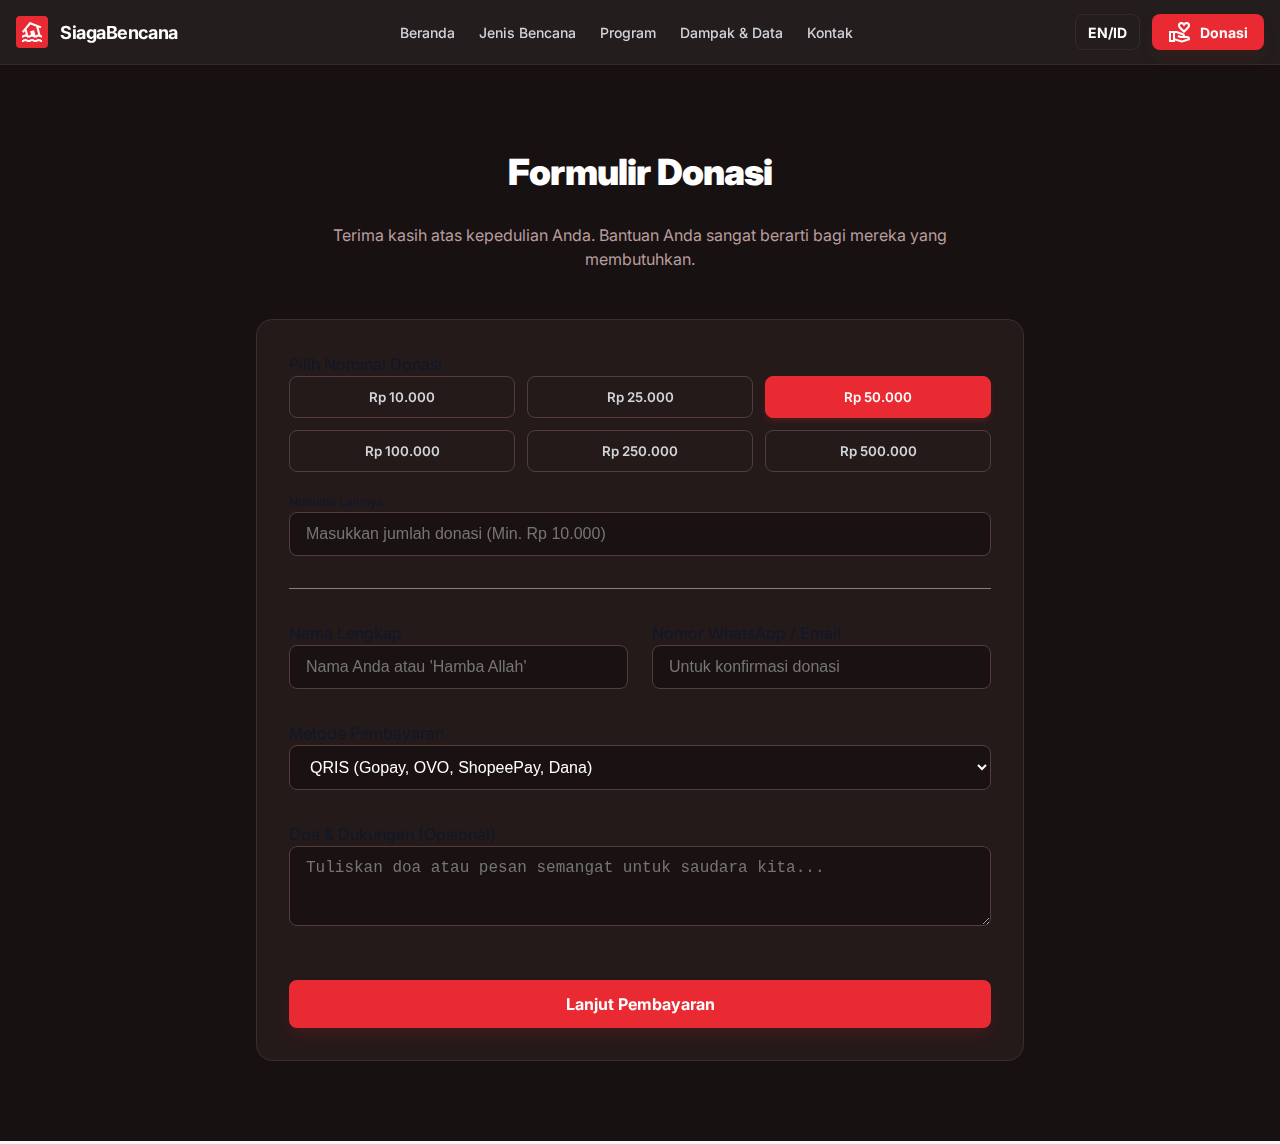
<file: form_donasi.html>
<!DOCTYPE html>
<html lang="id" class="dark">

<head>
    <meta charset="utf-8" />
    <meta name="viewport" content="width=device-width, initial-scale=1.0" />
    <title>Donasi Sekarang - SiagaBencana</title>
    <!-- Fonts -->
    <link rel="preconnect" href="https://fonts.googleapis.com" />
    <link rel="preconnect" href="https://fonts.gstatic.com" crossorigin />
    <link
        href="https://fonts.googleapis.com/css2?family=Inter:wght@400;500;600;700;800;900&family=Noto+Sans:wght@400;500;700&display=swap"
        rel="stylesheet" />
    <!-- Material Symbols -->
    <link href="https://fonts.googleapis.com/css2?family=Material+Symbols+Outlined:wght,FILL@100..700,0..1&display=swap"
        rel="stylesheet" />

    <!-- Custom CSS -->
    <link rel="stylesheet" href="style.css" />
    <!-- AOS Animation CSS -->
    <link href="https://unpkg.com/aos@2.3.1/dist/aos.css" rel="stylesheet">
</head>

<body class="no-scrollbar">

    <!-- Navbar -->
    <header class="navbar">
        <div class="container nav-container">
            <!-- Logo -->
            <a href="index.html" class="logo-link">
                <div class="logo-icon">
                    <span class="material-symbols-outlined text-xl">flood</span>
                </div>
                <h2 class="logo-text">
                    SiagaBencana
                </h2>
            </a>

            <!-- Desktop Nav -->
            <nav class="desktop-nav">
                <a href="index.html#home" class="nav-link">Beranda</a>
                <a href="index.html#disasters" class="nav-link">Jenis Bencana</a>
                <a href="index.html#programs" class="nav-link">Program</a>
                <a href="index.html#impact" class="nav-link">Dampak & Data</a>
                <a href="index.html#contact" class="nav-link">Kontak</a>
            </nav>

            <!-- Actions -->
            <div class="nav-actions">
                <button class="lang-btn">
                    EN/ID
                </button>
                <a href="index.html#programs" class="donate-btn">
                    <span class="donate-btn-content">
                        <span class="material-symbols-outlined text-sm">volunteer_activism</span>
                        Donasi
                    </span>
                </a>
                <!-- Mobile Menu Toggle -->
                <button id="mobile-menu-btn" class="mobile-menu-btn">
                    <span class="material-symbols-outlined">menu</span>
                </button>
            </div>
        </div>

        <!-- Mobile Menu -->
        <div id="mobile-menu" class="mobile-menu">
            <a href="index.html#home" class="mobile-nav-link">Beranda</a>
            <a href="index.html#disasters" class="mobile-nav-link">Jenis Bencana</a>
            <a href="index.html#programs" class="mobile-nav-link">Program</a>
            <a href="index.html#impact" class="mobile-nav-link">Dampak & Data</a>
            <a href="index.html#contact" class="mobile-nav-link">Kontak</a>
        </div>
    </header>

    <main>
        <section class="section-disasters" style="min-height: calc(100vh - 4rem);">
            <div class="container" style="max-width: 800px;">
                <div class="section-header" style="margin-bottom: 3rem;">
                    <h1 class="section-title">Formulir Donasi</h1>
                    <p class="section-subtitle">Terima kasih atas kepedulian Anda. Bantuan Anda sangat berarti bagi
                        mereka yang
                        membutuhkan.</p>
                </div>

                <div class="contact-form-card" data-aos="fade-up">
                    <form style="display: flex; flex-direction: column; gap: 2rem;">

                        <!-- Nominal Donation -->
                        <div class="form-group">
                            <label class="form-label">Pilih Nominal Donasi</label>
                            <div class="nominal-grid">
                                <button type="button" class="nominal-btn" onclick="selectNominal(this, 10000)">Rp
                                    10.000</button>
                                <button type="button" class="nominal-btn" onclick="selectNominal(this, 25000)">Rp
                                    25.000</button>
                                <button type="button" class="nominal-btn active" onclick="selectNominal(this, 50000)">Rp
                                    50.000</button>
                                <button type="button" class="nominal-btn" onclick="selectNominal(this, 100000)">Rp
                                    100.000</button>
                                <button type="button" class="nominal-btn" onclick="selectNominal(this, 250000)">Rp
                                    250.000</button>
                                <button type="button" class="nominal-btn" onclick="selectNominal(this, 500000)">Rp
                                    500.000</button>
                            </div>
                            <div style="margin-top: 1rem;">
                                <label class="form-label" style="font-size: 0.75rem; margin-bottom: 0.5rem;">Nominal
                                    Lainnya</label>
                                <input type="number" class="form-input" id="custom-amount"
                                    placeholder="Masukkan jumlah donasi (Min. Rp 10.000)"
                                    onfocus="clearNominalSelection()">
                            </div>
                        </div>

                        <hr style="border: 0; border-top: 1px solid #e5e7eb; opacity: 0.5;">

                        <!-- Donor Info -->
                        <div class="form-grid-2">
                            <div class="form-group">
                                <label class="form-label">Nama Lengkap</label>
                                <input type="text" class="form-input" placeholder="Nama Anda atau 'Hamba Allah'">
                            </div>
                            <div class="form-group">
                                <label class="form-label">Nomor WhatsApp / Email</label>
                                <input type="text" class="form-input" placeholder="Untuk konfirmasi donasi">
                            </div>
                        </div>

                        <!-- Payment Method -->
                        <div class="form-group">
                            <label class="form-label">Metode Pembayaran</label>
                            <select class="form-input">
                                <option value="qris">QRIS (Gopay, OVO, ShopeePay, Dana)</option>
                                <option value="bca">Transfer Bank BCA</option>
                                <option value="mandiri">Transfer Bank Mandiri</option>
                                <option value="bri">Transfer Bank BRI</option>
                                <option value="bni">Transfer Bank BNI</option>
                            </select>
                        </div>

                        <!-- Prayer -->
                        <div class="form-group">
                            <label class="form-label">Doa & Dukungan (Opsional)</label>
                            <textarea class="form-input" rows="3"
                                placeholder="Tuliskan doa atau pesan semangat untuk saudara kita..."></textarea>
                        </div>

                        <!-- Submit -->
                        <button type="button" class="btn-primary-lg" style="width: 100%; margin-top: 1rem;">
                            Lanjut Pembayaran
                        </button>

                    </form>
                </div>
            </div>
        </section>
    </main>

    <script src="https://unpkg.com/aos@2.3.1/dist/aos.js"></script>
    <script src="script.js"></script>
    <script>
        function selectNominal(btn, amount) {
            // Remove active class from all buttons
            document.querySelectorAll('.nominal-btn').forEach(b => b.classList.remove('active'));
            // Add active class to clicked button
            btn.classList.add('active');
            // Clear custom input
            document.getElementById('custom-amount').value = '';
        }

        function clearNominalSelection() {
            document.querySelectorAll('.nominal-btn').forEach(b => b.classList.remove('active'));
        }
    </script>

    <style>
        /* Inline styles for this page specific elements */
        .nominal-grid {
            display: grid;
            grid-template-columns: repeat(2, 1fr);
            gap: 0.75rem;
        }

        @media (min-width: 640px) {
            .nominal-grid {
                grid-template-columns: repeat(3, 1fr);
            }

            .form-grid-2 {
                display: grid;
                grid-template-columns: 1fr 1fr;
                gap: 1.5rem;
            }
        }

        .nominal-btn {
            padding: 0.75rem;
            border: 1px solid #d1d5db;
            border-radius: 0.5rem;
            background-color: transparent;
            font-weight: 600;
            color: #374151;
            transition: all 0.2s;
        }

        .dark .nominal-btn {
            border-color: #533c3d;
            color: #d1d5db;
        }

        .nominal-btn:hover {
            border-color: var(--primary);
            color: var(--primary);
            background-color: rgba(234, 42, 51, 0.05);
        }

        .nominal-btn.active {
            background-color: var(--primary);
            color: white;
            border-color: var(--primary);
            box-shadow: 0 4px 6px -1px rgba(234, 42, 51, 0.2);
        }
    </style>
</body>

</html>
</file>
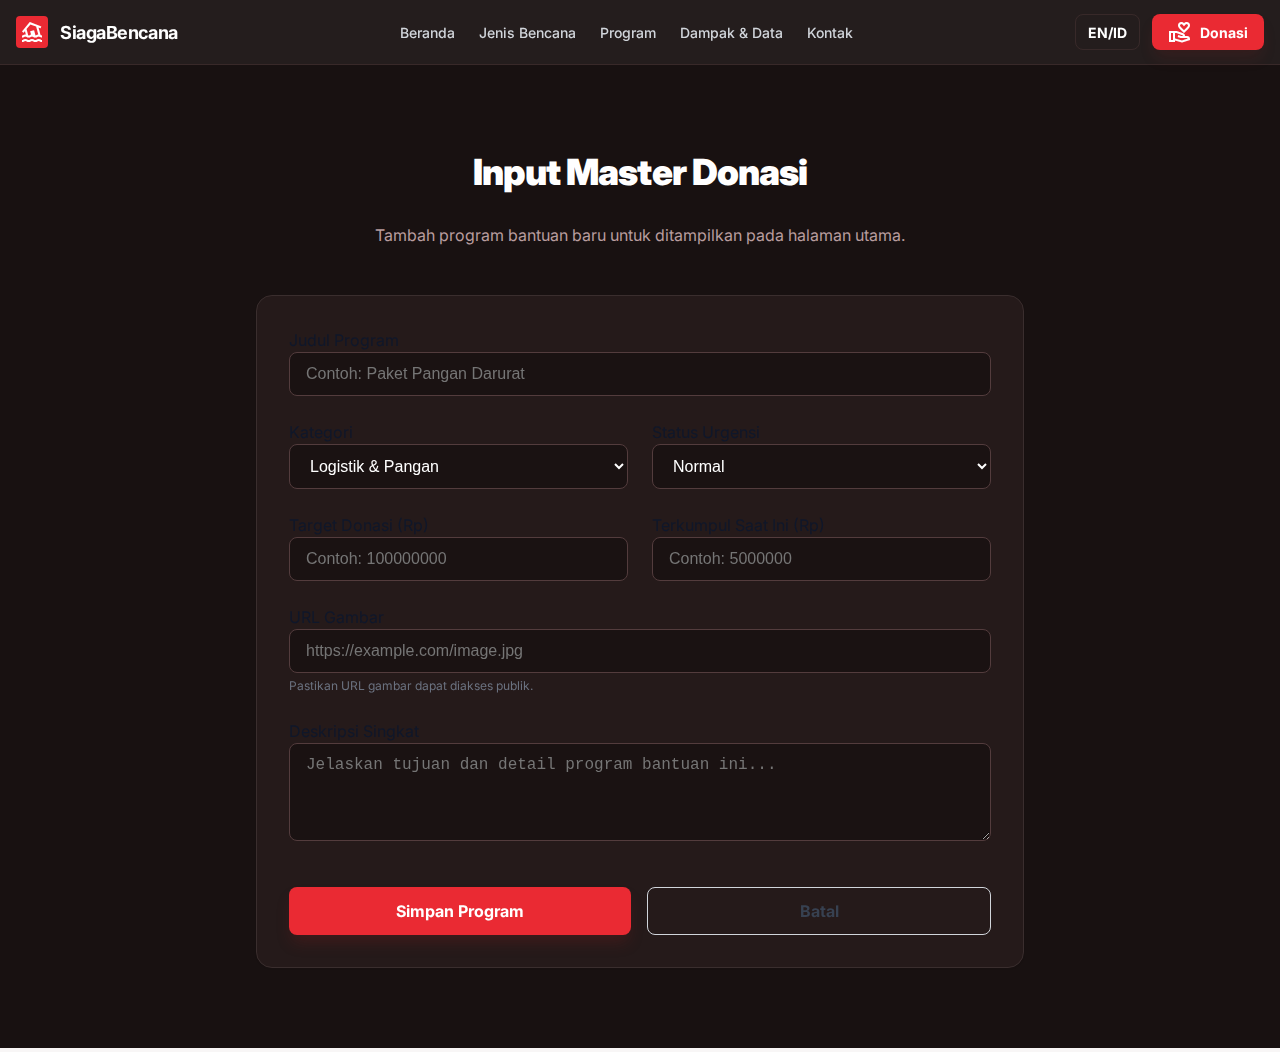
<file: input_donasi.html>
<!DOCTYPE html>
<html lang="id" class="dark">

<head>
    <meta charset="utf-8" />
    <meta name="viewport" content="width=device-width, initial-scale=1.0" />
    <title>Input Data Donasi - SiagaBencana</title>
    <!-- Fonts -->
    <link rel="preconnect" href="https://fonts.googleapis.com" />
    <link rel="preconnect" href="https://fonts.gstatic.com" crossorigin />
    <link
        href="https://fonts.googleapis.com/css2?family=Inter:wght@400;500;600;700;800;900&family=Noto+Sans:wght@400;500;700&display=swap"
        rel="stylesheet" />
    <!-- Material Symbols -->
    <link href="https://fonts.googleapis.com/css2?family=Material+Symbols+Outlined:wght,FILL@100..700,0..1&display=swap"
        rel="stylesheet" />

    <!-- Custom CSS -->
    <link rel="stylesheet" href="style.css" />
    <!-- AOS Animation CSS -->
    <link href="https://unpkg.com/aos@2.3.1/dist/aos.css" rel="stylesheet">
</head>

<body class="no-scrollbar">

    <!-- Navbar -->
    <header class="navbar">
        <div class="container nav-container">
            <!-- Logo -->
            <a href="index.html" class="logo-link">
                <div class="logo-icon">
                    <span class="material-symbols-outlined text-xl">flood</span>
                </div>
                <h2 class="logo-text">
                    SiagaBencana
                </h2>
            </a>

            <!-- Desktop Nav -->
            <nav class="desktop-nav">
                <a href="index.html#home" class="nav-link">Beranda</a>
                <a href="index.html#disasters" class="nav-link">Jenis Bencana</a>
                <a href="index.html#programs" class="nav-link">Program</a>
                <a href="index.html#impact" class="nav-link">Dampak & Data</a>
                <a href="index.html#contact" class="nav-link">Kontak</a>
            </nav>

            <!-- Actions -->
            <div class="nav-actions">
                <button class="lang-btn">
                    EN/ID
                </button>
                <a href="index.html#programs" class="donate-btn">
                    <span class="donate-btn-content">
                        <span class="material-symbols-outlined text-sm">volunteer_activism</span>
                        Donasi
                    </span>
                </a>
                <!-- Mobile Menu Toggle -->
                <button id="mobile-menu-btn" class="mobile-menu-btn">
                    <span class="material-symbols-outlined">menu</span>
                </button>
            </div>
        </div>

        <!-- Mobile Menu -->
        <div id="mobile-menu" class="mobile-menu">
            <a href="index.html#home" class="mobile-nav-link">Beranda</a>
            <a href="index.html#disasters" class="mobile-nav-link">Jenis Bencana</a>
            <a href="index.html#programs" class="mobile-nav-link">Program</a>
            <a href="index.html#impact" class="mobile-nav-link">Dampak & Data</a>
            <a href="index.html#contact" class="mobile-nav-link">Kontak</a>
        </div>
    </header>

    <main>
        <section class="section-disasters" style="min-height: calc(100vh - 4rem);">
            <div class="container" style="max-width: 800px;">
                <div class="section-header" style="margin-bottom: 3rem;">
                    <h1 class="section-title">Input Master Donasi</h1>
                    <p class="section-subtitle">Tambah program bantuan baru untuk ditampilkan pada halaman utama.</p>
                </div>

                <div class="contact-form-card" data-aos="fade-up">
                    <form style="display: flex; flex-direction: column; gap: 1.5rem;">
                        <!-- Judul Program -->
                        <div class="form-group">
                            <label class="form-label">Judul Program</label>
                            <input type="text" class="form-input" placeholder="Contoh: Paket Pangan Darurat" required>
                        </div>

                        <div class="form-grid-2">
                            <!-- Kategori -->
                            <div class="form-group">
                                <label class="form-label">Kategori</label>
                                <select class="form-input">
                                    <option value="logistik">Logistik & Pangan</option>
                                    <option value="kesehatan">Kesehatan</option>
                                    <option value="hunian">Shelter & Hunian</option>
                                    <option value="pendidikan">Pendidikan</option>
                                    <option value="lainnya">Lainnya</option>
                                </select>
                            </div>

                            <!-- Status -->
                            <div class="form-group">
                                <label class="form-label">Status Urgensi</label>
                                <select class="form-input">
                                    <option value="normal">Normal</option>
                                    <option value="mendesak">Mendesak</option>
                                    <option value="darurat">Darurat</option>
                                </select>
                            </div>
                        </div>

                        <!-- Target & Terkumpul -->
                        <div class="form-grid-2">
                            <div class="form-group">
                                <label class="form-label">Target Donasi (Rp)</label>
                                <input type="number" class="form-input" placeholder="Contoh: 100000000">
                            </div>
                            <div class="form-group">
                                <label class="form-label">Terkumpul Saat Ini (Rp)</label>
                                <input type="number" class="form-input" placeholder="Contoh: 5000000">
                            </div>
                        </div>

                        <!-- Image URL -->
                        <div class="form-group">
                            <label class="form-label">URL Gambar</label>
                            <input type="url" class="form-input" placeholder="https://example.com/image.jpg">
                            <p style="font-size: 0.75rem; color: #6b7280; margin-top: 0.25rem;">Pastikan URL gambar
                                dapat diakses publik.</p>
                        </div>

                        <!-- Deskripsi -->
                        <div class="form-group">
                            <label class="form-label">Deskripsi Singkat</label>
                            <textarea class="form-input" rows="4"
                                placeholder="Jelaskan tujuan dan detail program bantuan ini..."></textarea>
                        </div>

                        <!-- Submit Button -->
                        <div class="btn-group">
                            <button type="submit" class="btn-primary-lg">
                                Simpan Program
                            </button>
                            <button type="button" class="btn-outline-lg cancel-btn">
                                Batal
                            </button>
                        </div>

                    </form>
                </div>
            </div>
        </section>
    </main>

    <script src="https://unpkg.com/aos@2.3.1/dist/aos.js"></script>
    <script src="script.js"></script>

    <style>
        .form-grid-2 {
            display: grid;
            grid-template-columns: 1fr;
            gap: 1.5rem;
        }

        .btn-group {
            display: flex;
            flex-direction: column;
            gap: 1rem;
            margin-top: 1rem;
        }

        .btn-group button {
            width: 100%;
        }

        .cancel-btn {
            border: 1px solid #d1d5db;
            color: #374151;
        }

        @media (min-width: 640px) {
            .form-grid-2 {
                grid-template-columns: 1fr 1fr;
            }

            .btn-group {
                flex-direction: row;
            }
        }
    </style>
</body>

</html>
</file>
<file: style.css>
:root {
  /* Colors */
  --primary: #ea2a33;
  --primary-hover: #c91e26;
  --background-light: #f8f6f6;
  --background-dark: #181111;
  --background-dark-soft: #211111;
  --surface-dark: #251a1a;
  --surface-dark-lighter: #2d2424;
  --border-light: #e5e7eb;
  --border-dark: #382929;
  --text-primary-light: #0f172a;
  --text-secondary-light: #4b5563;
  --text-primary-dark: #ffffff;
  --text-secondary-dark: #9ca3af;
  --card-dark: #2d1b1b;

  /* Fonts */
  --font-display: 'Inter', sans-serif;
  --font-body: 'Noto Sans', sans-serif;

  /* Shadows */
  --shadow-sm: 0 1px 2px 0 rgb(0 0 0 / 0.05);
  --shadow-md: 0 4px 6px -1px rgb(0 0 0 / 0.1), 0 2px 4px -2px rgb(0 0 0 / 0.1);
  --shadow-lg: 0 10px 15px -3px rgb(0 0 0 / 0.1), 0 4px 6px -4px rgb(0 0 0 / 0.1);
  --shadow-xl: 0 20px 25px -5px rgb(0 0 0 / 0.1), 0 8px 10px -6px rgb(0 0 0 / 0.1);
}

/* Base Styles */
* {
  box-sizing: border-box;
  margin: 0;
  padding: 0;
}

html,
body {
  overflow-x: hidden;
  width: 100%;
  position: relative;
}

html {
  scroll-behavior: smooth;
}

body {
  font-family: var(--font-display);
  background-color: var(--background-light);
  color: var(--text-primary-light);
  line-height: 1.5;
  -webkit-font-smoothing: antialiased;
}

/* Dark Mode Defaults */
body.dark {
  background-color: var(--background-dark);
  color: var(--text-primary-dark);
}

a {
  text-decoration: none;
  color: inherit;
}

button {
  cursor: pointer;
  border: none;
  background: none;
  font-family: inherit;
}

/* Utilities */
.container {
  max-width: 1280px;
  margin: 0 auto;
  padding: 0 1rem;
}

.material-symbols-outlined {
  font-variation-settings: 'FILL' 0, 'wght' 400, 'GRAD' 0, 'opsz' 24;
  vertical-align: middle;
}

/* Typography Helpers */
.text-primary {
  color: var(--primary);
}

.text-white {
  color: white;
}

.font-bold {
  font-weight: 700;
}

.font-black {
  font-weight: 900;
}

.uppercase {
  text-transform: uppercase;
}

.text-center {
  text-align: center;
}

/* Emergency Banner */
.emergency-banner {
  background-color: var(--primary);
  color: white;
  padding: 0.5rem 1rem;
  text-align: center;
  font-size: 0.75rem;
  font-weight: 700;
  text-transform: uppercase;
  letter-spacing: 0.1em;
  box-shadow: var(--shadow-md);
  position: relative;
  z-index: 60;
}

.emergency-wrapper {
  display: flex;
  align-items: center;
  justify-content: center;
  gap: 0.5rem;
}

/* Navbar */
.navbar {
  position: sticky;
  top: 0;
  z-index: 50;
  width: 100%;
  border-bottom: 1px solid var(--border-light);
  background-color: rgba(255, 255, 255, 0.95);
  backdrop-filter: blur(12px);
  transition: background-color 0.3s, border-color 0.3s;
}

.dark .navbar {
  border-color: var(--border-dark);
  background-color: rgba(24, 17, 17, 0.95);
}

.nav-container {
  height: 4rem;
  display: flex;
  align-items: center;
  justify-content: space-between;
}

.logo-link {
  display: flex;
  align-items: center;
  gap: 0.75rem;
}

.logo-icon {
  height: 2rem;
  width: 2rem;
  display: flex;
  align-items: center;
  justify-content: center;
  background-color: var(--primary);
  color: white;
  border-radius: 0.25rem;
}

.logo-text {
  font-size: 1.125rem;
  font-weight: 700;
  letter-spacing: -0.025em;
  color: #111827;
}

.dark .logo-text {
  color: white;
}

/* Desktop Nav */
.desktop-nav {
  display: none;
  align-items: center;
  gap: 1.5rem;
}

.nav-link {
  font-size: 0.875rem;
  font-weight: 500;
  color: #4b5563;
  transition: color 0.2s;
}

.dark .nav-link {
  color: #d1d5db;
}

.nav-link:hover {
  color: var(--primary);
}

/* Nav Actions */
.nav-actions {
  display: flex;
  align-items: center;
  gap: 0.75rem;
}

.lang-btn {
  display: none;
  height: 2.25rem;
  align-items: center;
  justify-content: center;
  border-radius: 0.5rem;
  border: 1px solid #d1d5db;
  padding: 0 0.75rem;
  font-size: 0.875rem;
  font-weight: 700;
  transition: opacity 0.2s;
  color: #111827;
}

.dark .lang-btn {
  border-color: var(--border-dark);
  color: white;
}

.donate-btn {
  display: flex;
  height: 2.25rem;
  align-items: center;
  justify-content: center;
  border-radius: 0.5rem;
  background-color: var(--primary);
  padding: 0 1rem;
  font-size: 0.875rem;
  font-weight: 700;
  color: white;
  box-shadow: 0 10px 15px -3px rgba(127, 29, 29, 0.2);
  transition: background-color 0.2s;
}

.donate-btn:hover {
  background-color: #dc2626;
}

.donate-btn-content {
  display: flex;
  align-items: center;
  gap: 0.5rem;
}

.mobile-menu-btn {
  display: flex;
  height: 2.25rem;
  width: 2.25rem;
  align-items: center;
  justify-content: center;
  border-radius: 0.5rem;
  border: 1px solid #e5e7eb;
  color: #111827;
}

.dark .mobile-menu-btn {
  border-color: var(--border-dark);
  color: white;
}

/* Mobile Menu */
.mobile-menu {
  display: none;
  position: absolute;
  top: 100%;
  left: 0;
  width: 100%;
  background-color: var(--surface-dark);
  border-bottom: 1px solid var(--border-dark);
  padding: 1rem;
  flex-direction: column;
  gap: 1rem;
  box-shadow: var(--shadow-xl);
}

.mobile-menu.active {
  display: flex;
}

.mobile-nav-link {
  display: block;
  font-size: 0.875rem;
  font-weight: 500;
  padding: 0.5rem;
  border-radius: 0.25rem;
  color: #d1d5db;
  transition: background-color 0.2s;
}

.mobile-nav-link:hover {
  background-color: rgba(255, 255, 255, 0.05);
}

/* Hero Section */
.hero-section {
  position: relative;
  width: 100%;
  min-height: 100vh;
  display: flex;
  flex-direction: column;
}

.hero-bg {
  position: absolute;
  inset: 0;
  z-index: 0;
}

.hero-gradient {
  position: absolute;
  inset: 0;
  background: linear-gradient(to top, var(--background-dark), rgba(24, 17, 17, 0.8), rgba(24, 17, 17, 0.4));
  z-index: 10;
}

.hero-image {
  height: 100%;
  width: 100%;
  background-size: cover;
  background-position: center;
  background-repeat: no-repeat;
  opacity: 0.4;
  background-image: url('https://lh3.googleusercontent.com/aida-public/[base64]');
}

.hero-content {
  position: relative;
  z-index: 20;
  margin: 0 auto;
  flex: 1;
  display: flex;
  flex-direction: column;
  justify-content: center;
  padding: 4rem 1rem;
  width: 100%;
  max-width: 1280px;
}

.update-badge {
  display: inline-flex;
  align-items: center;
  gap: 0.5rem;
  border-radius: 9999px;
  border: 1px solid rgba(239, 68, 68, 0.3);
  background-color: rgba(239, 68, 68, 0.1);
  padding: 0.25rem 0.75rem;
  font-size: 0.75rem;
  font-weight: 700;
  color: #f87171;
  backdrop-filter: blur(4px);
  margin-bottom: 1.5rem;
}

.ping-wrapper {
  position: relative;
  display: flex;
  height: 0.5rem;
  width: 0.5rem;
}

.ping-animate {
  position: absolute;
  display: inline-flex;
  height: 100%;
  width: 100%;
  border-radius: 50%;
  background-color: #f87171;
  opacity: 0.75;
  animation: ping 1s cubic-bezier(0, 0, 0.2, 1) infinite;
}

@keyframes ping {

  75%,
  100% {
    transform: scale(2);
    opacity: 0;
  }
}

.ping-dot {
  position: relative;
  display: inline-flex;
  border-radius: 50%;
  height: 0.5rem;
  width: 0.5rem;
  background-color: #ef4444;
}

.hero-title {
  font-size: 2.25rem;
  font-weight: 900;
  line-height: 1.1;
  letter-spacing: -0.025em;
  color: white;
  margin-bottom: 1.5rem;
}

.hero-desc {
  margin-bottom: 2rem;
  font-size: 1.125rem;
  line-height: 1.625;
  color: #d1d5db;
}

.hero-btns {
  display: flex;
  flex-wrap: wrap;
  gap: 1rem;
}

.btn-primary-lg {
  display: flex;
  height: 3rem;
  min-width: 140px;
  align-items: center;
  justify-content: center;
  border-radius: 0.5rem;
  background-color: var(--primary);
  padding: 0 1.5rem;
  font-size: 1rem;
  font-weight: 700;
  color: white;
  box-shadow: 0 10px 15px -3px rgba(127, 29, 29, 0.3);
  transition: background-color 0.2s, transform 0.2s;
}

.btn-primary-lg:hover {
  background-color: #dc2626;
  transform: scale(1.05);
}

.btn-outline-lg {
  display: flex;
  height: 3rem;
  min-width: 140px;
  align-items: center;
  justify-content: center;
  gap: 0.5rem;
  border-radius: 0.5rem;
  border: 1px solid var(--border-dark);
  background-color: rgba(37, 26, 26, 0.5);
  padding: 0 1.5rem;
  font-size: 1rem;
  font-weight: 700;
  color: white;
  backdrop-filter: blur(4px);
  transition: background-color 0.2s, border-color 0.2s;
}

.btn-outline-lg:hover {
  background-color: var(--surface-dark);
  border-color: #4b5563;
}

/* Stats Overlay */
.stats-grid {
  margin-top: 4rem;
  display: grid;
  grid-template-columns: 1fr;
  gap: 1rem;
}

.stat-card {
  position: relative;
  overflow: hidden;
  border-radius: 0.75rem;
  border: 1px solid var(--border-dark);
  background-color: rgba(37, 26, 26, 0.4);
  padding: 1.5rem;
  backdrop-filter: blur(12px);
  transition: border-color 0.2s;
}

.stat-card:hover {
  border-color: rgba(234, 42, 51, 0.5);
}

.stat-content {
  display: flex;
  align-items: center;
  gap: 1rem;
}

.stat-icon {
  display: flex;
  height: 3rem;
  width: 3rem;
  align-items: center;
  justify-content: center;
  border-radius: 0.5rem;
}

.stat-icon.red {
  background-color: rgba(234, 42, 51, 0.2);
  color: var(--primary);
}

.stat-icon.blue {
  background-color: rgba(59, 130, 246, 0.2);
  color: #3b82f6;
}

.stat-icon.orange {
  background-color: rgba(249, 115, 22, 0.2);
  color: #f97316;
}

.stat-label {
  font-size: 0.875rem;
  font-weight: 500;
  color: #9ca3af;
}

.stat-value {
  font-size: 1.5rem;
  font-weight: 700;
  color: white;
  letter-spacing: -0.025em;
}

/* Disasters Section */
.section-disasters {
  width: 100%;
  display: flex;
  flex-direction: column;
  align-items: center;
  padding: 5rem 1rem;
  background-color: var(--background-light);
}

.dark .section-disasters {
  background-color: var(--background-dark);
}

.disaster-container {
  max-width: 80rem;
  /* 1280px */
  width: 100%;
  display: flex;
  flex-direction: column;
  gap: 2.5rem;
}

.section-header {
  display: flex;
  flex-direction: column;
  align-items: center;
  text-align: center;
  gap: 1.5rem;
}

.section-title {
  font-size: 2rem;
  font-weight: 900;
  letter-spacing: -0.025em;
  color: #111827;
}

.dark .section-title {
  color: white;
}

.section-subtitle {
  color: #4b5563;
  font-size: 1rem;
  max-width: 42rem;
}

.dark .section-subtitle {
  color: #b89d9f;
}

/* Filters */
.filter-wrapper {
  display: flex;
  flex-wrap: wrap;
  justify-content: center;
  gap: 0.75rem;
}

.filter-btn {
  display: flex;
  align-items: center;
  gap: 0.5rem;
  padding: 0.5rem 1rem;
  border-radius: 9999px;
  font-size: 0.875rem;
  font-weight: 500;
  transition: all 0.2s;
  cursor: pointer;
  border: 1px solid #e5e7eb;
  background-color: white;
  color: #374151;
}

.dark .filter-btn {
  background-color: #382929;
  border-color: var(--border-dark);
  color: #e5e7eb;
}

.filter-btn:hover {
  background-color: #f9fafb;
}

.dark .filter-btn:hover {
  background-color: #4a3b3b;
}

.filter-btn.active {
  background-color: var(--primary);
  color: white;
  box-shadow: var(--shadow-md);
  transform: scale(1.05);
  border-color: transparent;
}

/* Disaster Grid */
.disaster-grid {
  display: grid;
  grid-template-columns: 1fr;
  gap: 1.5rem;
}

.disaster-card {
  display: flex;
  /* Hidden state is managed via JS style.display or class removal */
  flex-direction: column;
  gap: 1rem;
  border-radius: 0.75rem;
  border: 1px solid #e5e7eb;
  background-color: white;
  padding: 1.5rem;
  transition: all 0.2s;
}

.disaster-card.hidden {
  display: none;
}

.dark .disaster-card {
  background-color: var(--card-dark);
  border-color: var(--border-dark);
}

.disaster-card:hover {
  box-shadow: var(--shadow-xl);
  border-color: rgba(234, 42, 51, 0.5);
}

.card-header {
  display: flex;
  align-items: center;
  justify-content: space-between;
}

.card-icon {
  height: 3rem;
  width: 3rem;
  display: flex;
  align-items: center;
  justify-content: center;
  border-radius: 0.5rem;
  transition: transform 0.3s;
}

.disaster-card:hover .card-icon {
  transform: scale(1.1);
}

/* Icon Colors */
.icon-orange {
  background-color: #ffedd5;
  color: #ea580c;
}

.dark .icon-orange {
  background-color: rgba(124, 45, 18, 0.3);
  color: #fb923c;
}

.icon-blue {
  background-color: #dbeafe;
  color: #2563eb;
}

.dark .icon-blue {
  background-color: rgba(30, 58, 138, 0.3);
  color: #60a5fa;
}

.icon-red {
  background-color: #fee2e2;
  color: #dc2626;
}

.dark .icon-red {
  background-color: rgba(127, 29, 29, 0.3);
  color: #f87171;
}

.icon-cyan {
  background-color: #cffafe;
  color: #0891b2;
}

.dark .icon-cyan {
  background-color: rgba(22, 78, 99, 0.3);
  color: #22d3ee;
}

.icon-amber {
  background-color: #fef3c7;
  color: #b45309;
}

.dark .icon-amber {
  background-color: rgba(120, 53, 15, 0.3);
  color: #f59e0b;
}

.card-title {
  font-size: 1.25rem;
  font-weight: 700;
  margin-bottom: 0.5rem;
  color: #111827;
}

.dark .card-title {
  color: white;
}

.card-desc {
  font-size: 0.875rem;
  line-height: 1.625;
  color: #4b5563;
}

.dark .card-desc {
  color: #b89d9f;
}

.card-footer {
  margin-top: auto;
  padding-top: 1rem;
  border-top: 1px solid #f3f4f6;
}

.dark .card-footer {
  border-color: #3a2e2e;
}

.category-tag {
  font-size: 0.75rem;
  font-weight: 600;
  text-transform: uppercase;
  letter-spacing: 0.05em;
}

.tag-orange {
  color: #ea580c;
}

.dark .tag-orange {
  color: #fb923c;
}

.tag-blue {
  color: #2563eb;
}

.dark .tag-blue {
  color: #60a5fa;
}

.tag-red {
  color: #dc2626;
}

.dark .tag-red {
  color: #f87171;
}

.tag-cyan {
  color: #0891b2;
}

.dark .tag-cyan {
  color: #22d3ee;
}

.tag-amber {
  color: #b45309;
}

.dark .tag-amber {
  color: #f59e0b;
}

/* Programs Section */
.programs-section {
  background-color: var(--background-light);
  color: #111827;
  padding: 5rem 0;
  border-top: 1px solid #e5e7eb;
}

.dark .programs-section {
  background-color: var(--background-dark);
  color: white;
  border-color: var(--border-dark);
}

.programs-hero {
  display: flex;
  flex-direction: column;
  align-items: center;
  justify-content: center;
  padding: 0 1.5rem;
  margin-bottom: 4rem;
}

.programs-hero-content {
  width: 100%;
  max-width: 1120px;
  display: flex;
  flex-direction: column;
  gap: 2.5rem;
}

.program-text {
  flex: 1;
  display: flex;
  flex-direction: column;
  gap: 1.5rem;
}

.program-image-wrapper {
  flex: 1;
  display: flex;
  align-items: center;
  justify-content: center;
}

.program-img-container {
  position: relative;
  width: 100%;
  border-radius: 1rem;
  overflow: hidden;
  box-shadow: var(--shadow-2xl);
  aspect-ratio: 16/9;
}

.program-img {
  height: 100%;
  width: 100%;
  object-fit: cover;
}

/* Emergency Steps */
.emergency-steps {
  background-color: white;
  padding: 4rem 1.5rem;
}

.dark .emergency-steps {
  background-color: var(--surface-dark);
}

.steps-container {
  margin: 0 auto;
  max-width: 1120px;
}

.steps-grid {
  display: grid;
  gap: 1.5rem;
  grid-template-columns: 1fr;
}

.step-card {
  position: relative;
  overflow: hidden;
  border-radius: 0.75rem;
  border: 1px solid #e5e7eb;
  background-color: var(--background-light);
  padding: 1.5rem;
  transition: border-color 0.2s;
}

.dark .step-card {
  border-color: var(--border-dark);
  background-color: var(--background-dark-soft);
}

.step-card:hover {
  border-color: rgba(234, 42, 51, 0.5);
}

/* Programs List */
.programs-list {
  padding: 4rem 1.5rem;
}

.programs-grid {
  display: grid;
  gap: 2rem;
  grid-template-columns: 1fr;
}

.program-card {
  display: flex;
  flex-direction: column;
  overflow: hidden;
  border-radius: 0.75rem;
  background-color: white;
  box-shadow: var(--shadow-sm);
  border: 1px solid #e5e7eb;
  transition: box-shadow 0.2s;
}

.dark .program-card {
  background-color: var(--surface-dark);
  border-color: var(--border-dark);
}

.program-card:hover {
  box-shadow: var(--shadow-lg);
}

.program-thumb {
  position: relative;
  height: 12rem;
  width: 100%;
  overflow: hidden;
}

.program-thumb img {
  height: 100%;
  width: 100%;
  object-fit: cover;
  transition: transform 0.5s;
}

.program-card:hover .program-thumb img {
  transform: scale(1.1);
}

.program-badge {
  position: absolute;
  top: 1rem;
  right: 1rem;
  border-radius: 0.375rem;
  background-color: rgba(255, 255, 255, 0.9);
  padding: 0.25rem 0.5rem;
  font-size: 0.75rem;
  font-weight: 700;
  color: black;
  backdrop-filter: blur(4px);
}

.program-body {
  flex: 1;
  display: flex;
  flex-direction: column;
  padding: 1.5rem;
}

/* Progress Bar */
.progress-container {
  margin-bottom: 1rem;
}

.progress-header {
  margin-bottom: 0.25rem;
  display: flex;
  justify-content: space-between;
  font-size: 0.75rem;
  font-weight: 700;
}

.progress-bar-bg {
  height: 0.5rem;
  width: 100%;
  border-radius: 9999px;
  background-color: #e5e7eb;
}

.dark .progress-bar-bg {
  background-color: #374151;
}

.progress-bar-fill {
  height: 0.5rem;
  border-radius: 9999px;
  background-color: var(--primary);
}

.btn-donate-card {
  width: 100%;
  border-radius: 0.5rem;
  border: 1px solid var(--primary);
  background-color: transparent;
  padding: 0.625rem 0;
  font-size: 0.875rem;
  font-weight: 700;
  color: var(--primary);
  transition: all 0.2s;
}

.btn-donate-card:hover {
  background-color: var(--primary);
  color: white;
}

/* Impact Section */
.impact-section {
  background-color: var(--background-light);
  color: #171717;
  padding: 4rem 1rem;
}

.dark .impact-section {
  background-color: var(--background-dark);
  color: white;
}

.impact-grid {
  margin: 0 auto;
  max-width: 1280px;
  display: flex;
  flex-direction: column;
  gap: 2.5rem;
}

.impact-header {
  display: flex;
  flex-direction: column;
  align-items: center;
  text-align: center;
  gap: 1rem;
  max-width: 800px;
  margin: 0 auto;
}

.impact-stats-row {
  display: grid;
  grid-template-columns: 1fr;
  gap: 1rem;
}

.impact-stat-card {
  display: flex;
  flex-direction: column;
  gap: 0.75rem;
  border-radius: 0.75rem;
  padding: 1.5rem;
  background-color: white;
  box-shadow: var(--shadow-sm);
  border: 1px solid #f5f5f5;
  transition: all 0.2s;
}

.dark .impact-stat-card {
  background-color: var(--surface-dark-lighter);
  border-color: var(--border-dark);
}

.impact-stat-card:hover {
  border-color: rgba(234, 42, 51, 0.3);
}

.trend-badge {
  font-size: 0.75rem;
  font-weight: 700;
  padding: 0.125rem 0.375rem;
  border-radius: 0.25rem;
  display: flex;
  align-items: center;
  color: #10b981;
  background-color: rgba(16, 185, 129, 0.1);
}

/* Viz Grid */
.viz-grid {
  display: grid;
  grid-template-columns: 1fr;
  gap: 1.5rem;
}

.chart-card {
  border-radius: 0.75rem;
  background-color: white;
  border: 1px solid #f5f5f5;
  padding: 1.5rem;
  box-shadow: var(--shadow-sm);
  display: flex;
  flex-direction: column;
}

.dark .chart-card {
  background-color: var(--surface-dark-lighter);
  border-color: var(--border-dark);
}

/* Map Section */
.map-card {
  border-radius: 0.75rem;
  background-color: white;
  border: 1px solid #f5f5f5;
  overflow: hidden;
  box-shadow: var(--shadow-sm);
  position: relative;
  min-height: 400px;
}

.dark .map-card {
  background-color: var(--surface-dark-lighter);
  border-color: var(--border-dark);
}

.map-overlay {
  position: absolute;
  top: 1rem;
  left: 1rem;
  z-index: 10;
  background-color: rgba(255, 255, 255, 0.9);
  backdrop-filter: blur(4px);
  padding: 0.5rem 1rem;
  border-radius: 0.5rem;
  border: 1px solid #e5e7eb;
}

.dark .map-overlay {
  background-color: rgba(24, 17, 17, 0.9);
  border-color: #374151;
}

/* CTA Banner */
.cta-banner {
  border-radius: 1rem;
  background: linear-gradient(to right, #211111, #382929);
  overflow: hidden;
  position: relative;
  padding: 2.5rem 1.5rem;
  display: flex;
  flex-direction: column;
  gap: 2rem;
}

.dark .cta-banner {
  background: linear-gradient(to right, #382929, #211111);
}

/* Contact Section */
.contact-section {
  background-color: var(--background-light);
  color: #111827;
  padding: 3rem 0;
  border-top: 1px solid #e5e7eb;
}

.dark .contact-section {
  background-color: var(--background-dark);
  color: white;
  border-color: var(--border-dark);
}

.contact-container {
  max-width: 1280px;
  margin: 0 auto;
  padding: 0 1rem;
}

.contact-layout {
  display: grid;
  grid-template-columns: 1fr;
  gap: 2rem;
}

.contact-form-card {
  background-color: white;
  border-radius: 1rem;
  padding: 2rem;
  border: 1px solid #e5e7eb;
  box-shadow: var(--shadow-sm);
}

.dark .contact-form-card {
  background-color: var(--surface-dark);
  border-color: #3a2e2e;
}

.form-input {
  width: 100%;
  border-radius: 0.5rem;
  border: 1px solid #d1d5db;
  background-color: white;
  padding: 0.75rem 1rem;
  font-size: 1rem;
  outline: none;
  transition: all 0.2s;
}

.dark .form-input {
  border-color: #533c3d;
  background-color: #1a1212;
  color: white;
}

.form-input:focus {
  border-color: var(--primary);
  box-shadow: 0 0 0 1px var(--primary);
}

/* Footer */
.footer {
  border-top: 1px solid #e5e7eb;
  background-color: white;
  padding: 2rem 0;
  text-align: center;
}

.dark .footer {
  border-color: var(--border-dark);
  background-color: var(--background-dark);
}

/* Responsive Breakpoints */
@media (min-width: 640px) {

  /* sm */
  .stats-grid {
    grid-template-columns: repeat(3, 1fr);
    margin-top: 6rem;
    width: fit-content;
  }

  .disaster-grid {
    grid-template-columns: repeat(2, 1fr);
  }

  .steps-grid {
    grid-template-columns: repeat(2, 1fr);
  }

  .impact-stats-row {
    grid-template-columns: repeat(2, 1fr);
  }

  .cta-banner {
    flex-direction: row;
    align-items: center;
    justify-content: space-between;
    padding: 3rem;
  }

  .desktop-nav {
    display: flex;
  }

  .lang-btn {
    display: flex;
  }

  .mobile-menu-btn {
    display: none;
  }

  .hero-title {
    font-size: 3rem;
  }

  .form-grid-2 {
    display: grid;
    grid-template-columns: 1fr 1fr;
    gap: 1.5rem;
  }
}

@media (min-width: 768px) {

  /* md */
  .section-title {
    font-size: 2.25rem;
  }

  .programs-hero-content {
    flex-direction: row;
    align-items: center;
  }

  .programs-grid {
    grid-template-columns: repeat(2, 1fr);
  }
}

@media (min-width: 1024px) {

  /* lg */
  .hero-title {
    font-size: 3.75rem;
  }

  .disaster-grid {
    grid-template-columns: repeat(3, 1fr);
  }

  .steps-grid {
    grid-template-columns: repeat(3, 1fr);
  }

  .programs-grid {
    grid-template-columns: repeat(3, 1fr);
  }

  .impact-stats-row {
    grid-template-columns: repeat(4, 1fr);
  }

  .viz-grid {
    grid-template-columns: repeat(3, 1fr);
  }

  .chart-card {
    grid-column: span 1;
  }

  .map-card {
    grid-column: span 2;
  }

  .contact-layout {
    grid-template-columns: 7fr 5fr;
    gap: 3rem;
  }
}
</file>
